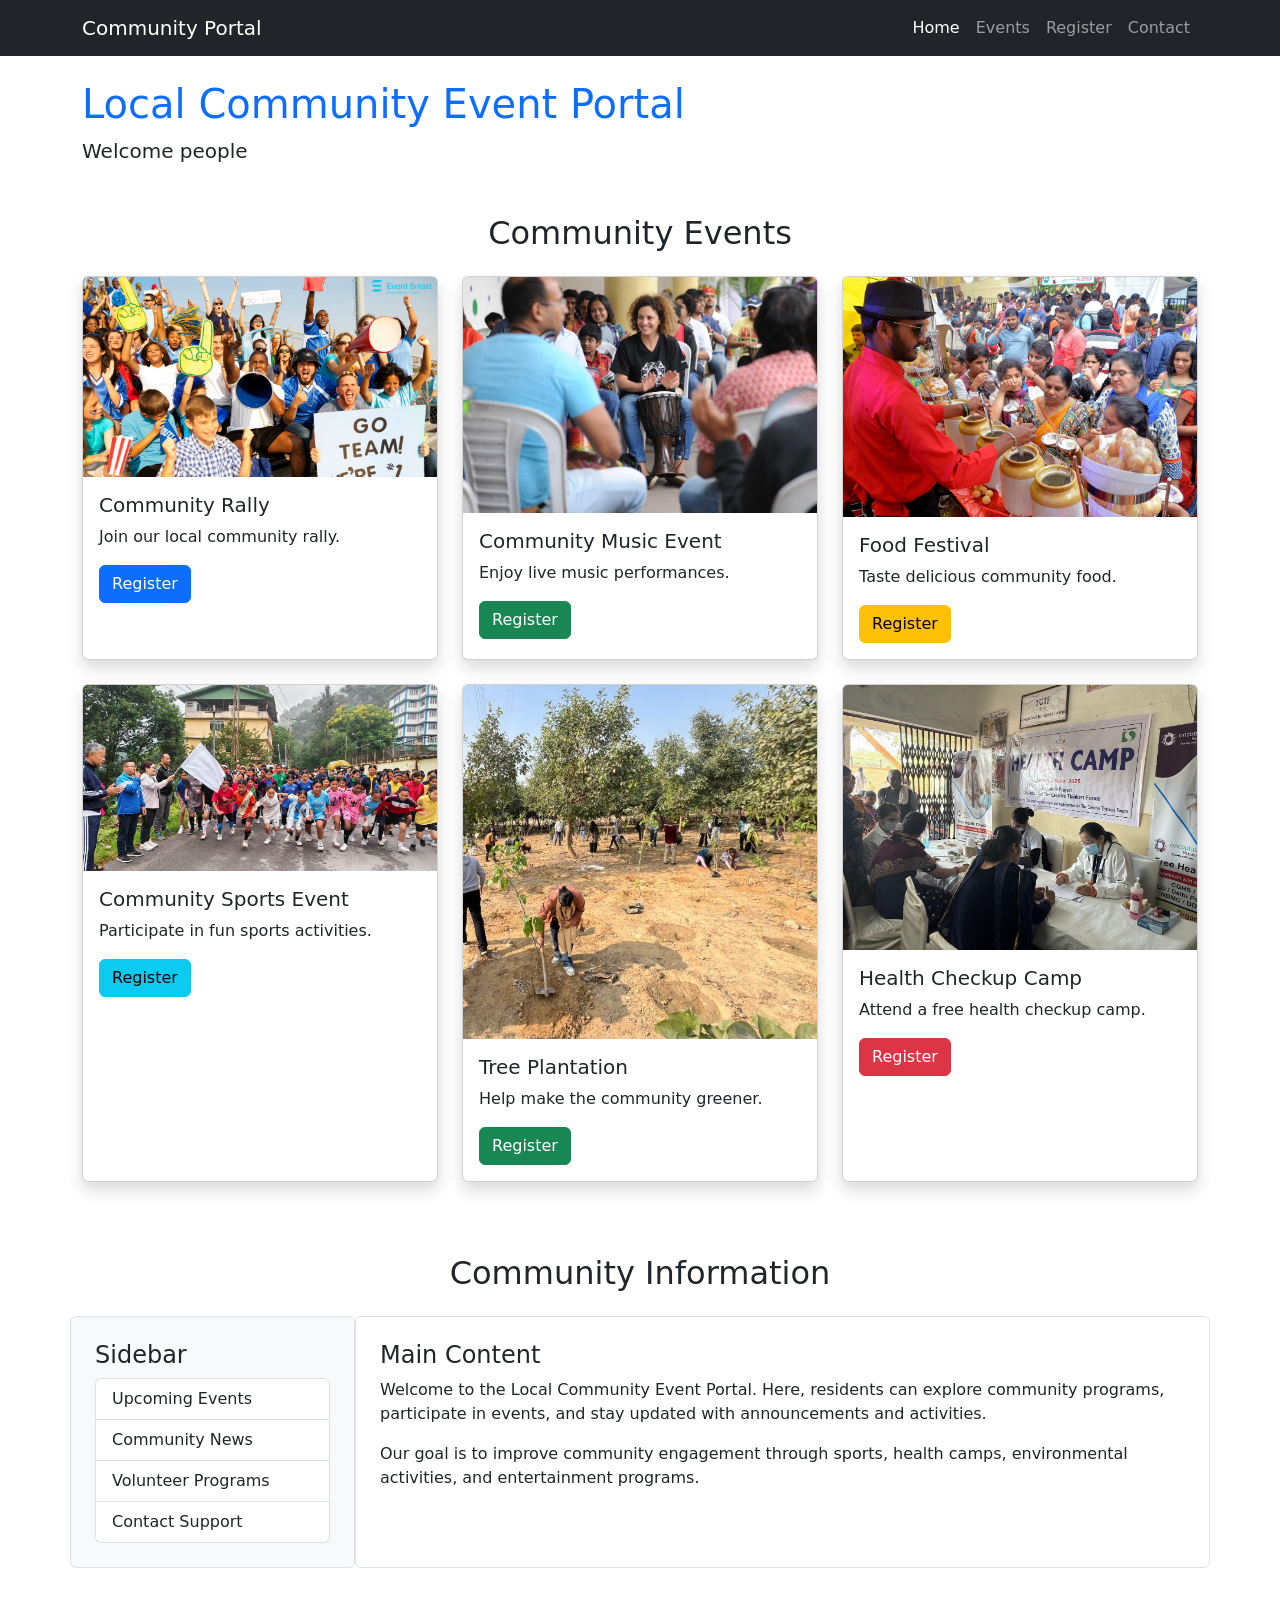
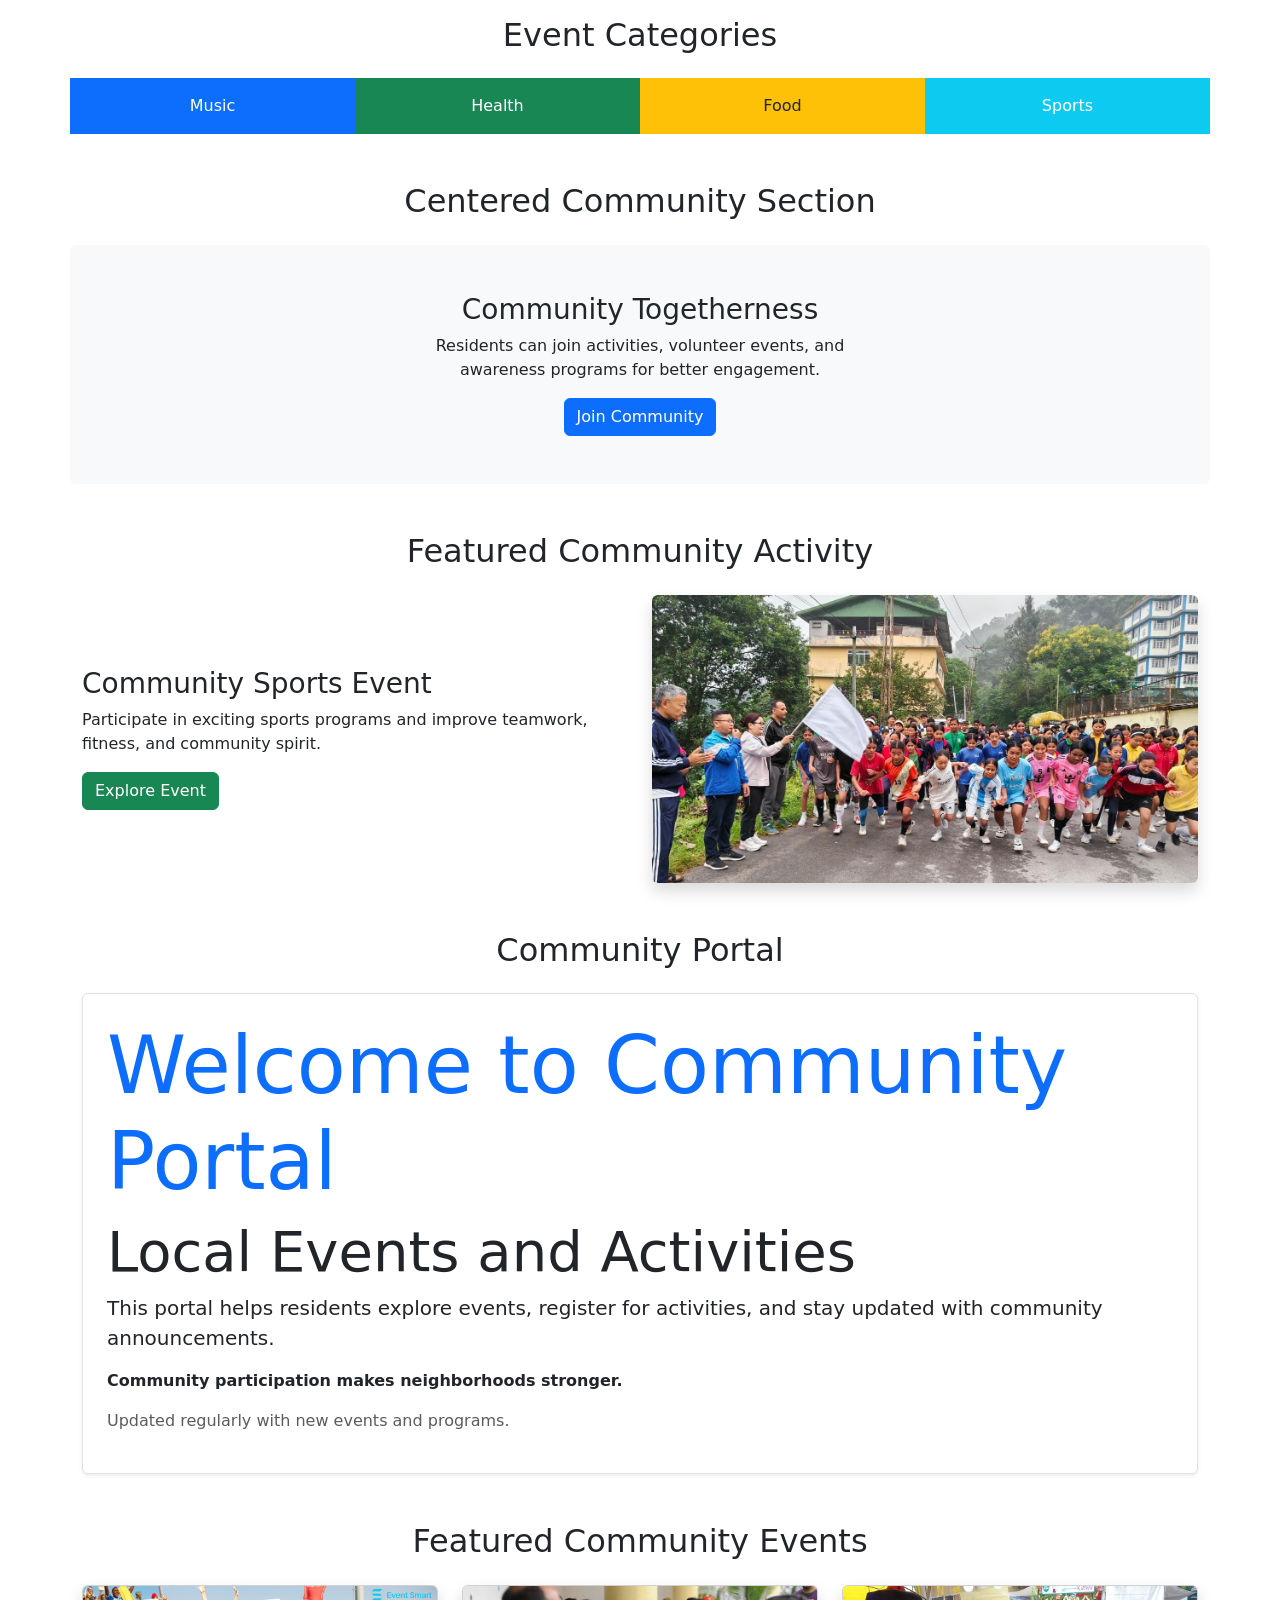
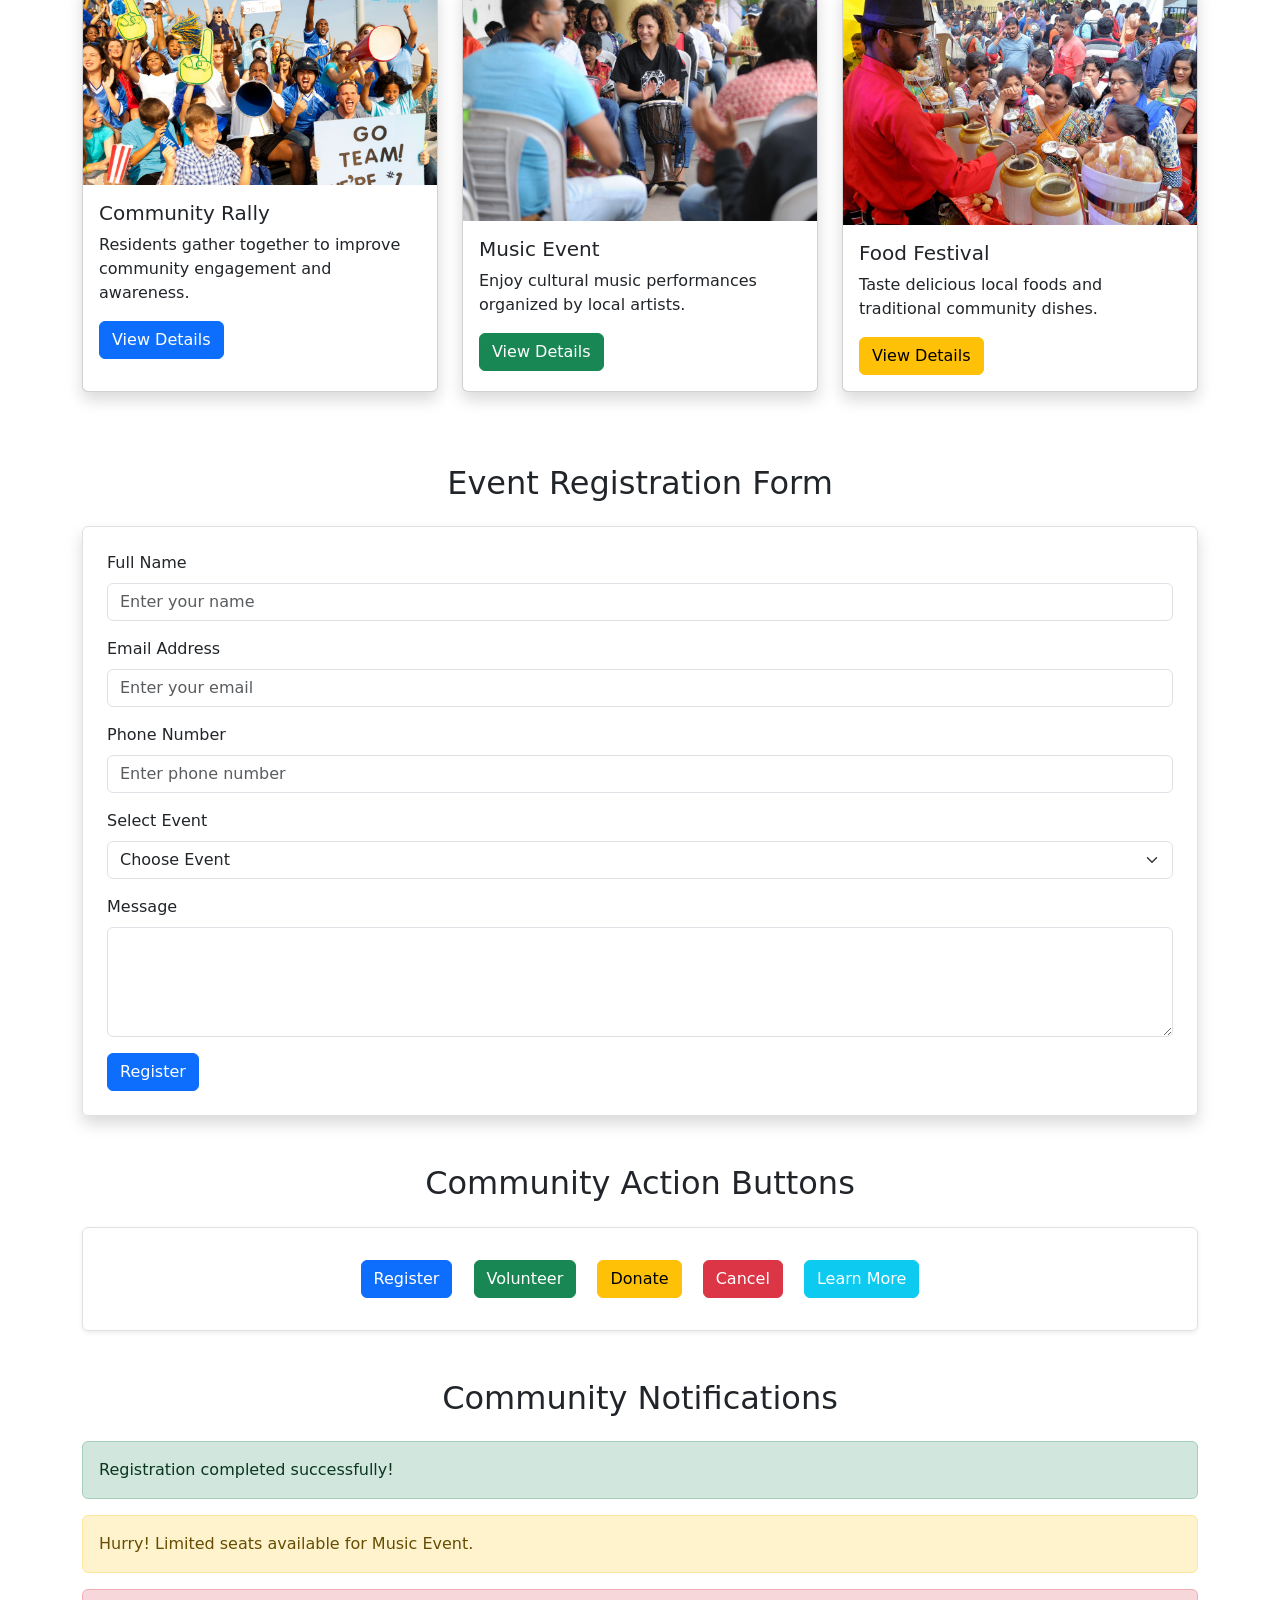
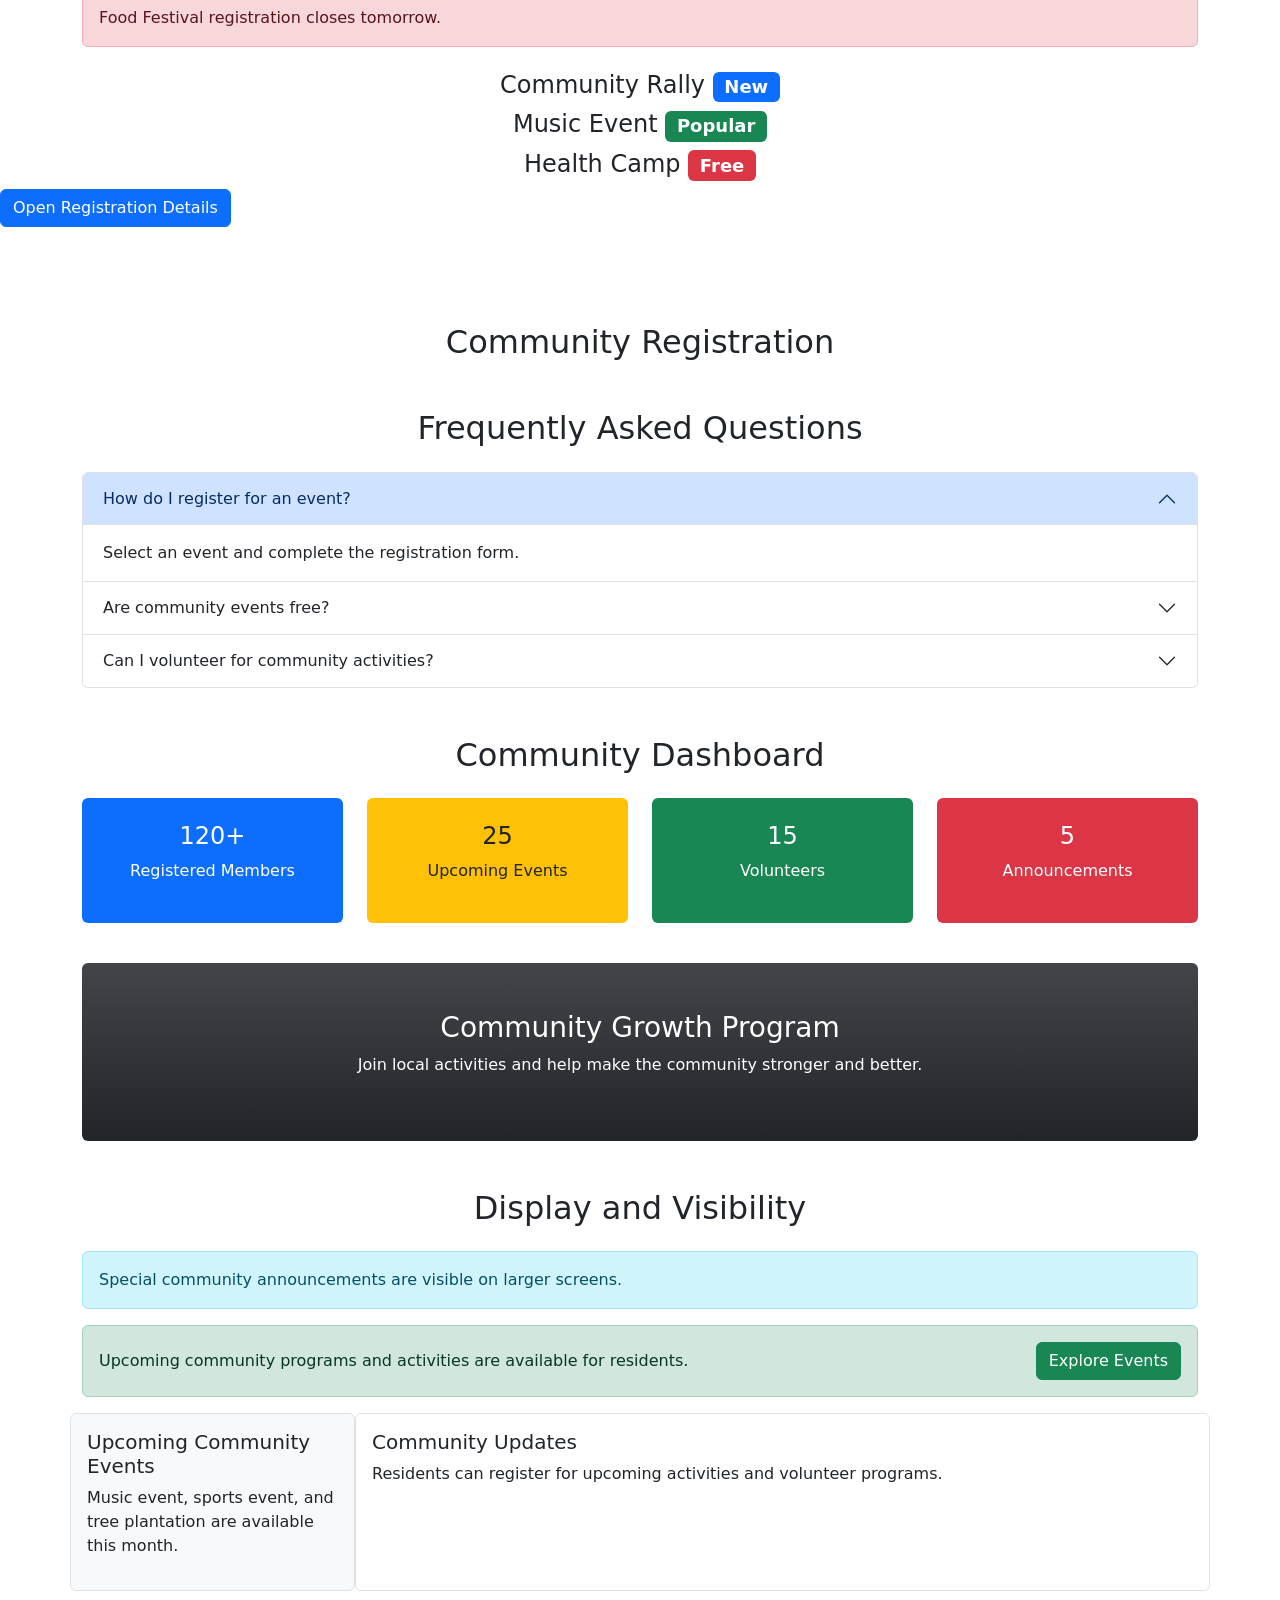
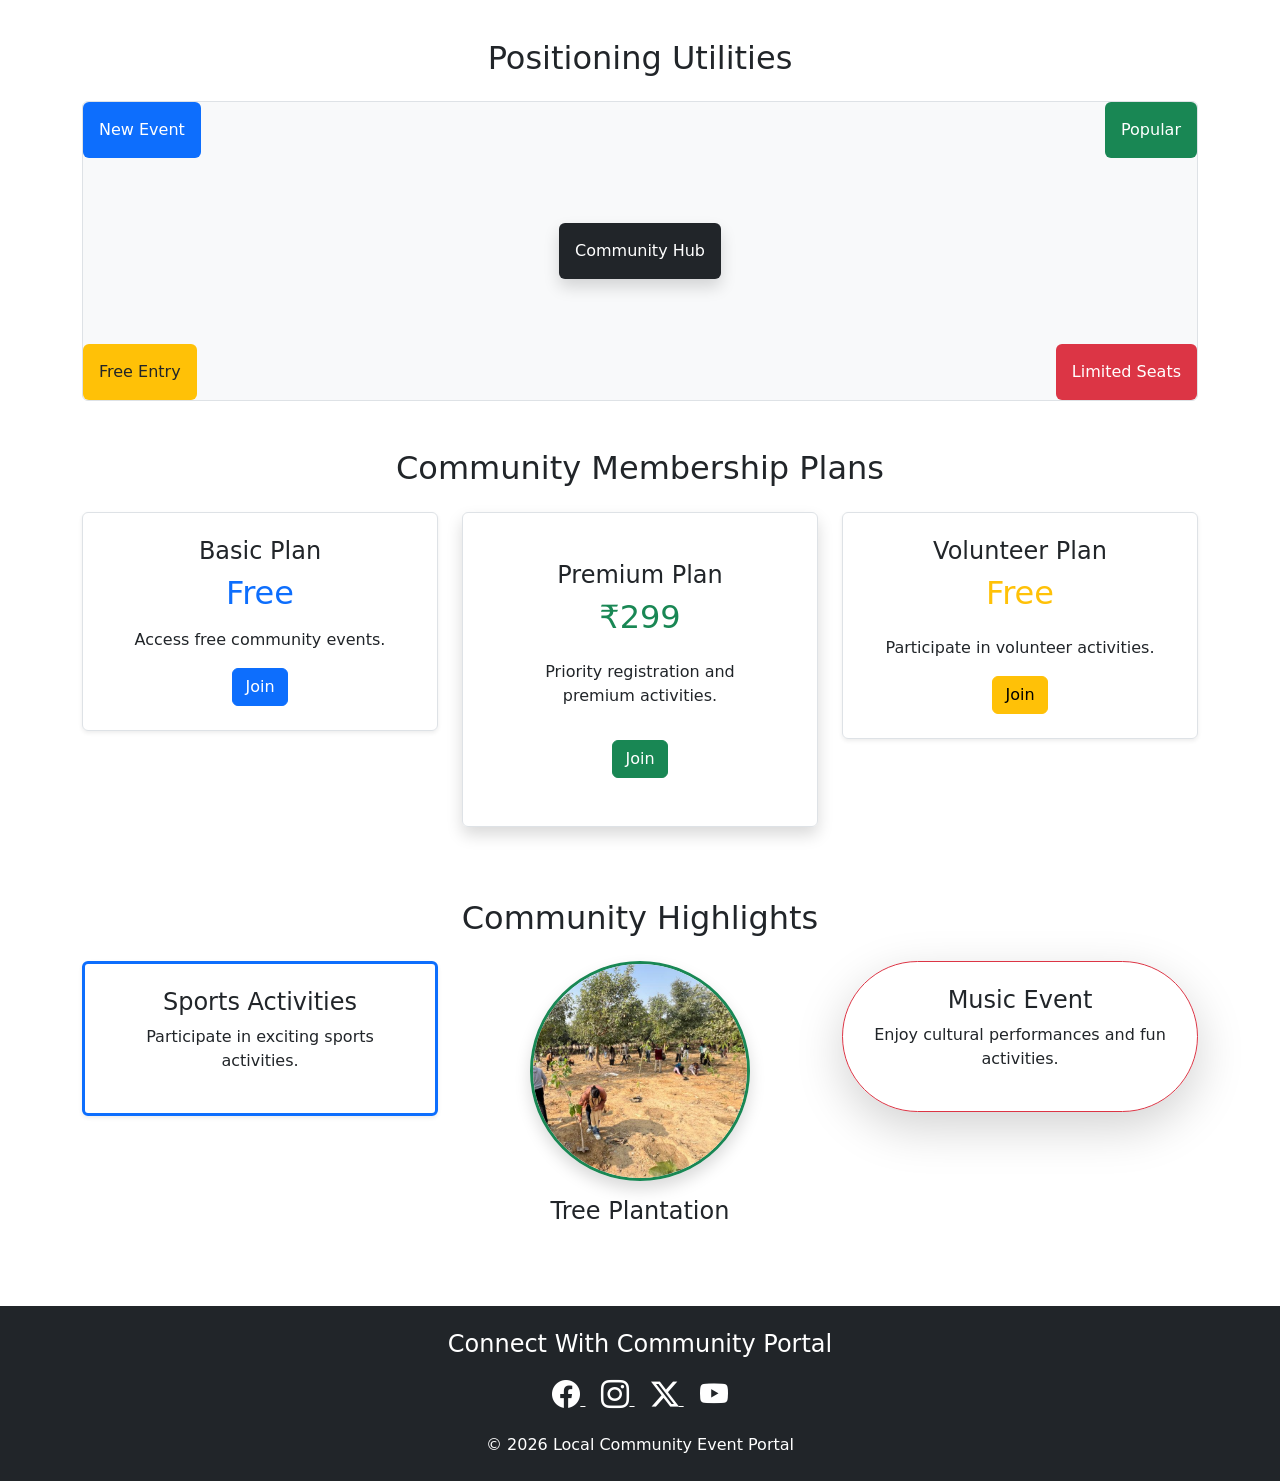
<file: Module-1-Bootstrap5/index.html>
<!DOCTYPE html>
<html lang="en">
<head>
    <meta charset="UTF-8">
    <meta name="viewport" content="width=device-width, initial-scale=1.0">
    <title>Bootstrap 5 - Community Event Portal</title>

    <!-- Bootstrap CSS CDN -->
    <link href="https://cdn.jsdelivr.net/npm/bootstrap@5.3.3/dist/css/bootstrap.min.css" rel="stylesheet">
    <link href="https://cdn.jsdelivr.net/npm/bootstrap-icons@1.11.3/font/bootstrap-icons.min.css"rel="stylesheet">
</head>

<body>
    <div class="pb-5">
    <nav class="navbar navbar-expand-lg navbar-dark bg-dark">

    <div class="container">

        <a class="navbar-brand" href="#">
            Community Portal
        </a>

        <button class="navbar-toggler"
                type="button"
                data-bs-toggle="collapse"
                data-bs-target="#navbarNav">

            <span class="navbar-toggler-icon"></span>

        </button>

        <div class="collapse navbar-collapse"
             id="navbarNav">

            <ul class="navbar-nav ms-auto">

                <li class="nav-item">
                    <a class="nav-link active"
                       href="#">
                        Home
                    </a>
                </li>

                <li class="nav-item">
                    <a class="nav-link"
                       href="#">
                        Events
                    </a>
                </li>

                <li class="nav-item">
                    <a class="nav-link"
                       href="#">
                        Register
                    </a>
                </li>

                <li class="nav-item">
                    <a class="nav-link"
                       href="#">
                        Contact
                    </a>
                </li>

            </ul>

        </div>

    </div>

</nav>
    <div class="container mt-4">
        <h1 class="text-primary">Local Community Event Portal</h1>
        <p class="lead">Welcome people</p>
    </div>
    <div class="container mt-5">

    <h2 class="text-center mb-4">Community Events</h2>

    <div class="row">

        <div class="col-12 col-md-6 col-lg-4 mb-4">
            <div class="card shadow h-100">
                <img src="images/event1.jpg" class="card-img-top" alt="Community Rally">
                <div class="card-body">
                    <h5 class="card-title">Community Rally</h5>
                    <p class="card-text">Join our local community rally.</p>
                    <button class="btn btn-primary">Register</button>
                </div>
            </div>
        </div>

        <div class="col-12 col-md-6 col-lg-4 mb-4">
            <div class="card shadow h-100">
                <img src="images/event2.jpg" class="card-img-top" alt="Community Music Event">
                <div class="card-body">
                    <h5 class="card-title">Community Music Event</h5>
                    <p class="card-text">Enjoy live music performances.</p>
                    <button class="btn btn-success">Register</button>
                </div>
            </div>
        </div>

        <div class="col-12 col-md-6 col-lg-4 mb-4">
            <div class="card shadow h-100">
                <img src="images/event3.jpg" class="card-img-top" alt="Food Festival">
                <div class="card-body">
                    <h5 class="card-title">Food Festival</h5>
                    <p class="card-text">Taste delicious community food.</p>
                    <button class="btn btn-warning">Register</button>
                </div>
            </div>
        </div>

        <div class="col-12 col-md-6 col-lg-4 mb-4">
            <div class="card shadow h-100">
                <img src="images/event4.jpg" class="card-img-top" alt="Community Sports Event">
                <div class="card-body">
                    <h5 class="card-title">Community Sports Event</h5>
                    <p class="card-text">Participate in fun sports activities.</p>
                    <button class="btn btn-info">Register</button>
                </div>
            </div>
        </div>

        <div class="col-12 col-md-6 col-lg-4 mb-4">
            <div class="card shadow h-100">
                <img src="images/event5.jpg" class="card-img-top" alt="Tree Plantation">
                <div class="card-body">
                    <h5 class="card-title">Tree Plantation</h5>
                    <p class="card-text">Help make the community greener.</p>
                    <button class="btn btn-success">Register</button>
                </div>
            </div>
        </div>

        <div class="col-12 col-md-6 col-lg-4 mb-4">
            <div class="card shadow h-100">
                <img src="images/event6.jpg" class="card-img-top" alt="Health Checkup Camp">
                <div class="card-body">
                    <h5 class="card-title">Health Checkup Camp</h5>
                    <p class="card-text">Attend a free health checkup camp.</p>
                    <button class="btn btn-danger">Register</button>
                </div>
            </div>
        </div>

    </div>
</div>
<div class="container mt-5">

    <h2 class="text-center mb-4">
        Community Information
    </h2>

    <!-- Exercise 4.1 -->
    <div class="row mb-5">

        <div class="col-md-3 bg-light p-4 border rounded">
            <h4>Sidebar</h4>

            <ul class="list-group">
                <li class="list-group-item">
                    Upcoming Events
                </li>

                <li class="list-group-item">
                    Community News
                </li>

                <li class="list-group-item">
                    Volunteer Programs
                </li>

                <li class="list-group-item">
                    Contact Support
                </li>
            </ul>
        </div>

        <div class="col-md-9 p-4 border rounded bg-white">
            <h4>Main Content</h4>

            <p>
                Welcome to the Local Community Event Portal.
                Here, residents can explore community programs,
                participate in events, and stay updated with
                announcements and activities.
            </p>

            <p>
                Our goal is to improve community engagement
                through sports, health camps, environmental
                activities, and entertainment programs.
            </p>
        </div>

    </div>

    <!-- Exercise 4.2 -->
    <h2 class="text-center mb-4">
        Event Categories
    </h2>

    <div class="row text-center">

        <div class="col-sm-3 p-3 bg-primary text-white">
            Music
        </div>

        <div class="col-sm-3 p-3 bg-success text-white">
            Health
        </div>

        <div class="col-sm-3 p-3 bg-warning">
            Food
        </div>

        <div class="col-sm-3 p-3 bg-info text-white">
            Sports
        </div>

    </div>

</div>
<div class="container mt-5">

    <h2 class="text-center mb-4">
        Centered Community Section
    </h2>

    <!-- Exercise 5.1 -->
    <div class="row justify-content-center align-items-center bg-light p-5 rounded mb-5">

        <div class="col-md-6 text-center">
            <h3>Community Togetherness</h3>

            <p>
                Residents can join activities,
                volunteer events, and awareness
                programs for better engagement.
            </p>

            <button class="btn btn-primary">
                Join Community
            </button>
        </div>

    </div>

    <h2 class="text-center mb-4">
    Featured Community Activity
</h2>

    <!-- Exercise 5.2 -->
    <div class="row align-items-center">

        <div class="col-md-6 order-md-2">
            <img src="images/event4.jpg"
                 class="img-fluid rounded shadow"
                 alt="Sports Event">
        </div>

        <div class="col-md-6 order-md-1">
            <h3>Community Sports Event</h3>

            <p>
                Participate in exciting sports
                programs and improve teamwork,
                fitness, and community spirit.
            </p>

            <button class="btn btn-success">
                Explore Event
            </button>
        </div>

    </div>

</div>
<div class="container mt-5">

    <h2 class="text-center mb-4">
        Community Portal 
    </h2>

    <div class="p-4 border rounded shadow-sm">

        <h1 class="display-1 text-primary">
            Welcome to Community Portal
        </h1>

        <h2 class="display-4">
            Local Events and Activities
        </h2>

        <p class="lead">
            This portal helps residents explore events,
            register for activities, and stay updated
            with community announcements.
        </p>

        <p class="fw-bold">
            Community participation makes neighborhoods stronger.
        </p>

        <p class="text-muted">
            Updated regularly with new events and programs.
        </p>

    </div>

</div>
<div class="container mt-5">

    <h2 class="text-center mb-4">
        Featured Community Events
    </h2>

    <div class="row">

        <div class="col-md-4 mb-4">
            <div class="card shadow h-100">

                <img src="images/event1.jpg"
                     class="card-img-top"
                     alt="Community Rally">

                <div class="card-body">

                    <h5 class="card-title">
                        Community Rally
                    </h5>

                    <p class="card-text">
                        Residents gather together to improve
                        community engagement and awareness.
                    </p>

                    <a href="#"
                       class="btn btn-primary">
                        View Details
                    </a>

                </div>

            </div>
        </div>

        <div class="col-md-4 mb-4">
            <div class="card shadow h-100">

                <img src="images/event2.jpg"
                     class="card-img-top"
                     alt="Music Event">

                <div class="card-body">

                    <h5 class="card-title">
                        Music Event
                    </h5>

                    <p class="card-text">
                        Enjoy cultural music performances
                        organized by local artists.
                    </p>

                    <a href="#"
                       class="btn btn-success">
                        View Details
                    </a>

                </div>

            </div>
        </div>

        <div class="col-md-4 mb-4">
            <div class="card shadow h-100">

                <img src="images/event3.jpg"
                     class="card-img-top"
                     alt="Food Festival">

                <div class="card-body">

                    <h5 class="card-title">
                        Food Festival
                    </h5>

                    <p class="card-text">
                        Taste delicious local foods and
                        traditional community dishes.
                    </p>

                    <a href="#"
                       class="btn btn-warning">
                        View Details
                    </a>

                </div>

            </div>
        </div>

    </div>

</div>
<div class="container mt-5">

    <h2 class="text-center mb-4">
        Event Registration Form
    </h2>

    <form class="border rounded p-4 shadow">

        <div class="mb-3">
            <label class="form-label">
                Full Name
            </label>

            <input type="text"
                   class="form-control"
                   placeholder="Enter your name">
        </div>

        <div class="mb-3">
            <label class="form-label">
                Email Address
            </label>

            <input type="email"
                   class="form-control"
                   placeholder="Enter your email">
        </div>

        <div class="mb-3">
            <label class="form-label">
                Phone Number
            </label>

            <input type="tel"
                   class="form-control"
                   placeholder="Enter phone number">
        </div>

        <div class="mb-3">
            <label class="form-label">
                Select Event
            </label>

            <select class="form-select">

                <option>
                    Choose Event
                </option>

                <option>
                    Community Rally
                </option>

                <option>
                    Music Event
                </option>

                <option>
                    Food Festival
                </option>

                <option>
                    Sports Event
                </option>

                <option>
                    Tree Plantation
                </option>

            </select>
        </div>

        <div class="mb-3">
            <label class="form-label">
                Message
            </label>

            <textarea class="form-control"
                      rows="4"
                      placeholder="Write your message">
            </textarea>
        </div>

        <button type="submit"
                class="btn btn-primary">
            Register
        </button>

    </form>

</div>


<div class="container mt-5">

    <h2 class="text-center mb-4">
        Community Action Buttons
    </h2>

    <div class="text-center p-4 border rounded shadow-sm">

        <button class="btn btn-primary m-2">
            Register
        </button>

        <button class="btn btn-success m-2">
            Volunteer
        </button>

        <button class="btn btn-warning m-2">
            Donate
        </button>

        <button class="btn btn-danger m-2">
            Cancel
        </button>

        <button class="btn btn-info text-white m-2">
            Learn More
        </button>

    </div>

</div>
<div class="container mt-5">

    <h2 class="text-center mb-4">
        Community Notifications
    </h2>

    <!-- Alerts -->

    <div class="alert alert-success"
         role="alert">

        Registration completed successfully!
    </div>

    <div class="alert alert-warning"
         role="alert">

        Hurry! Limited seats available for Music Event.
    </div>

    <div class="alert alert-danger"
         role="alert">

        Food Festival registration closes tomorrow.
    </div>

    <!-- Badges -->

    <div class="text-center mt-4">

        <h4>
            Community Rally
            <span class="badge bg-primary">
                New
            </span>
        </h4>

        <h4>
            Music Event
            <span class="badge bg-success">
                Popular
            </span>
        </h4>

        <h4>
            Health Camp
            <span class="badge bg-danger">
                Free
            </span>
        </h4>

    </div>

</div>


    <!-- Button to Open Modal -->

    <button type="button"
            class="btn btn-primary"
            data-bs-toggle="modal"
            data-bs-target="#registrationModal">

        Open Registration Details
    </button>

</div>

<!-- Modal -->

<div class="modal fade"
     id="registrationModal"
     tabindex="-1">

    <div class="modal-dialog">

        <div class="modal-content">

            <div class="modal-header">

                <h5 class="modal-title">
                    Event Registration
                </h5>

                <button type="button"
                        class="btn-close"
                        data-bs-dismiss="modal">
                </button>

            </div>

            <div class="modal-body">

                Welcome to the Local Community Event Portal.
                Register for upcoming events and activities.

            </div>

            <div class="modal-footer">

                <button type="button"
                        class="btn btn-secondary"
                        data-bs-dismiss="modal">

                    Close
                </button>

                <button type="button"
                        class="btn btn-primary">

                    Register Now
                </button>

            </div>

        </div>

    </div>

</div>

<div class="container mt-5 text-center">

    <h2 class="mb-4">
        Community Registration
    </h2>
</div>
<div class="container mt-5">

    <h2 class="text-center mb-4">
        Frequently Asked Questions
    </h2>

    <div class="accordion"
         id="communityAccordion">

        <div class="accordion-item">

            <h2 class="accordion-header">

                <button class="accordion-button"
                        type="button"
                        data-bs-toggle="collapse"
                        data-bs-target="#question1">

                    How do I register for an event?
                </button>

            </h2>

            <div id="question1"
                 class="accordion-collapse collapse show"
                 data-bs-parent="#communityAccordion">

                <div class="accordion-body">
                    Select an event and complete the registration form.
                </div>

            </div>

        </div>

        <div class="accordion-item">

            <h2 class="accordion-header">

                <button class="accordion-button collapsed"
                        type="button"
                        data-bs-toggle="collapse"
                        data-bs-target="#question2">

                    Are community events free?
                </button>

            </h2>

            <div id="question2"
                 class="accordion-collapse collapse"
                 data-bs-parent="#communityAccordion">

                <div class="accordion-body">
                    Some events are free and some may require registration fees.
                </div>

            </div>

        </div>

        <div class="accordion-item">

            <h2 class="accordion-header">

                <button class="accordion-button collapsed"
                        type="button"
                        data-bs-toggle="collapse"
                        data-bs-target="#question3">

                    Can I volunteer for community activities?
                </button>

            </h2>

            <div id="question3"
                 class="accordion-collapse collapse"
                 data-bs-parent="#communityAccordion">

                <div class="accordion-body">
                    Yes, residents can volunteer for social and environmental programs.
                </div>

            </div>

        </div>

    </div>

</div>
<div class="container mt-5">

    <h2 class="text-center mb-4">
        Community Dashboard
    </h2>

    <div class="row text-center">

        <div class="col-md-3 mb-3">
            <div class="bg-primary text-white p-4 rounded">
                <h4>120+</h4>
                <p>Registered Members</p>
            </div>
        </div>

        <div class="col-md-3 mb-3">
            <div class="bg-warning p-4 rounded">
                <h4>25</h4>
                <p>Upcoming Events</p>
            </div>
        </div>

        <div class="col-md-3 mb-3">
            <div class="bg-success text-white p-4 rounded">
                <h4>15</h4>
                <p>Volunteers</p>
            </div>
        </div>

        <div class="col-md-3 mb-3">
            <div class="bg-danger text-white p-4 rounded">
                <h4>5</h4>
                <p>Announcements</p>
            </div>
        </div>

    </div>

    <!-- Gradient Background -->

    <div class="bg-dark bg-gradient text-white p-5 rounded text-center mt-4">

        <h3>
            Community Growth Program
        </h3>

        <p>
            Join local activities and help make
            the community stronger and better.
        </p>

    </div>

</div>
<div class="container mt-5">

    <h2 class="text-center mb-4">
        Display and Visibility
    </h2>

    <div class="alert alert-info d-none d-md-block">
        Special community announcements are visible on larger screens.
    </div>

    <div class="alert alert-success d-lg-flex justify-content-between align-items-center">
        <span>
            Upcoming community programs and activities are available for residents.
        </span>

        <button class="btn btn-success">
            Explore Events
        </button>
    </div>

    <div class="row">

        <div class="col-md-3 d-none d-md-block bg-light p-3 border rounded">
            <h5>Upcoming Community Events</h5>
            <p>
                Music event, sports event, and tree plantation are available this month.
            </p>
        </div>

        <div class="col-md-9 p-3 border rounded">
            <h5>Community Updates</h5>
            <p>
                Residents can register for upcoming activities and volunteer programs.
            </p>
        </div>

    </div>

</div>
<div class="container mt-5">

    <h2 class="text-center mb-4">
        Positioning Utilities
    </h2>

    <div class="position-relative bg-light border rounded p-5"
         style="height: 300px;">

        <div class="position-absolute top-0 start-0 bg-primary text-white p-3 rounded">
            New Event
        </div>

        <div class="position-absolute top-0 end-0 bg-success text-white p-3 rounded">
            Popular
        </div>

        <div class="position-absolute bottom-0 start-0 bg-warning p-3 rounded">
            Free Entry
        </div>

        <div class="position-absolute bottom-0 end-0 bg-danger text-white p-3 rounded">
            Limited Seats
        </div>

        <div class="position-absolute top-50 start-50 translate-middle bg-dark text-white p-3 rounded shadow">
            Community Hub
        </div>

    </div>

</div>
<div class="container mt-5">

    <h2 class="text-center mb-4">
        Community Membership Plans
    </h2>

    <div class="row text-center">

        <div class="col-md-4 mb-4">

            <div class="border rounded p-4 shadow-sm">

                <h4>Basic Plan</h4>

                <h2 class="text-primary">
                    Free
                </h2>

                <p class="mt-3">
                    Access free community events.
                </p>

                <button class="btn btn-primary">
                    Join
                </button>

            </div>

        </div>

        <div class="col-md-4 mb-4">

            <div class="border rounded p-5 shadow">

                <h4>Premium Plan</h4>

                <h2 class="text-success">
                    ₹299
                </h2>

                <p class="py-3">
                    Priority registration and premium activities.
                </p>

                <button class="btn btn-success">
                    Join
                </button>

            </div>

        </div>

        <div class="col-md-4 mb-4">

            <div class="border rounded p-4 shadow-sm">

                <h4>Volunteer Plan</h4>

                <h2 class="text-warning">
                    Free
                </h2>

                <p class="mt-4">
                    Participate in volunteer activities.
                </p>

                <button class="btn btn-warning">
                    Join
                </button>

            </div>

        </div>

    </div>

</div>
<div class="container mt-5">

    <h2 class="text-center mb-4">
        Community Highlights
    </h2>

    <div class="row text-center">

        <!-- Border Utilities -->

        <div class="col-md-4 mb-4">

            <div class="border border-primary border-3 rounded p-4 shadow-sm">

                <h4>
                    Sports Activities
                </h4>

                <p>
                    Participate in exciting sports activities.
                </p>

            </div>

        </div>

        <!-- Rounded Circle -->

        <div class="col-md-4 mb-4">

            <img src="images/event5.jpg"
                 class="img-fluid rounded-circle border border-success border-3 shadow"
                 alt="Tree Plantation"
                 style="width: 220px; height: 220px; object-fit: cover;">

            <h4 class="mt-3">
                Tree Plantation
            </h4>

        </div>

        <!-- Shadow Large -->

        <div class="col-md-4 mb-4">

            <div class="border border-danger rounded-pill p-4 shadow-lg">

                <h4>
                    Music Event
                </h4>

                <p>
                    Enjoy cultural performances and fun activities.
                </p>

            </div>

        </div>

    </div>

</div>
</div>
<!-- Footer Section -->
<footer class="bg-dark text-white text-center p-4 mt-5">

    <h4>
        Connect With Community Portal
    </h4>

    <div class="mt-3">

        <a href="#" class="text-white me-3">
            <i class="bi bi-facebook fs-3"></i>
        </a>

        <a href="#" class="text-white me-3">
            <i class="bi bi-instagram fs-3"></i>
        </a>

        <a href="#" class="text-white me-3">
            <i class="bi bi-twitter-x fs-3"></i>
        </a>

        <a href="#" class="text-white">
            <i class="bi bi-youtube fs-3"></i>
        </a>

    </div>

    <p class="mt-3 mb-0">
        © 2026 Local Community Event Portal
    </p>

</footer>


<!-- Bootstrap JS Bundle -->
<script src="https://cdn.jsdelivr.net/npm/bootstrap@5.3.3/dist/js/bootstrap.bundle.min.js"></script>

</body>
</html>
</file>
